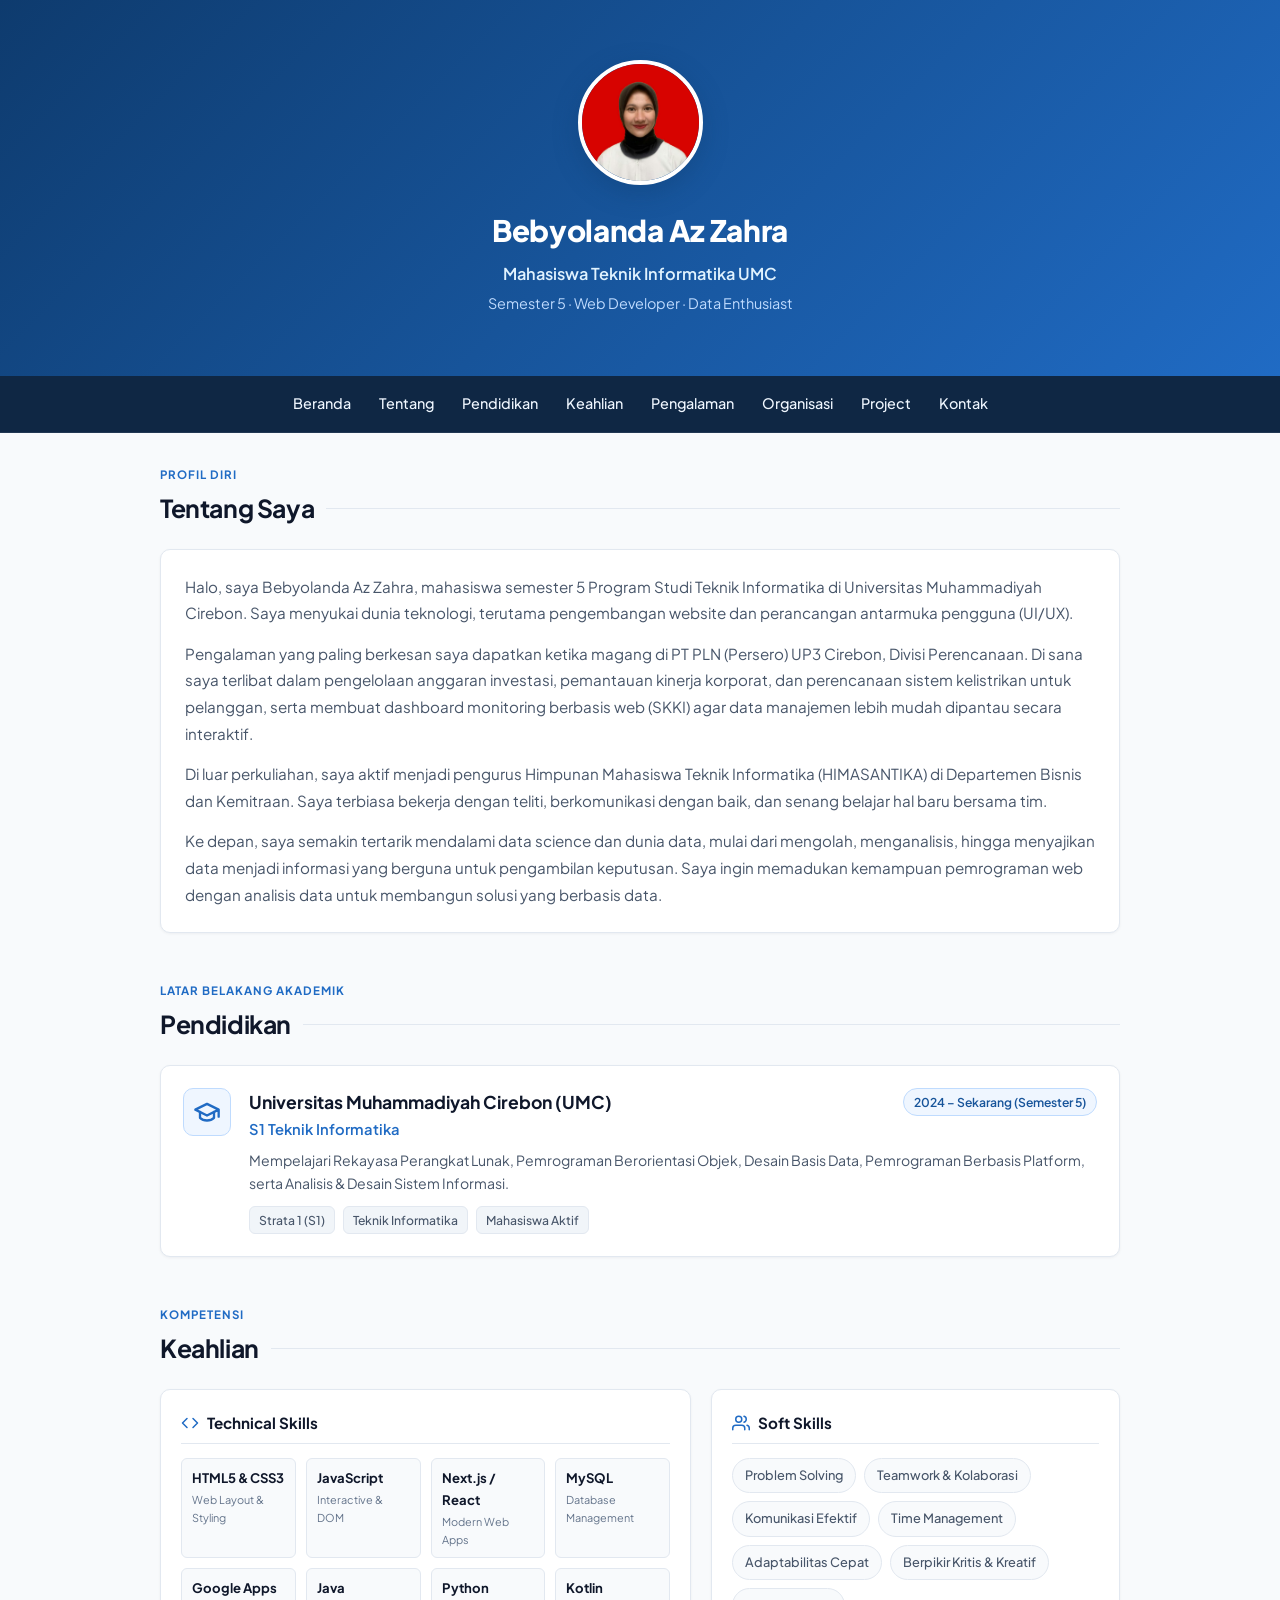
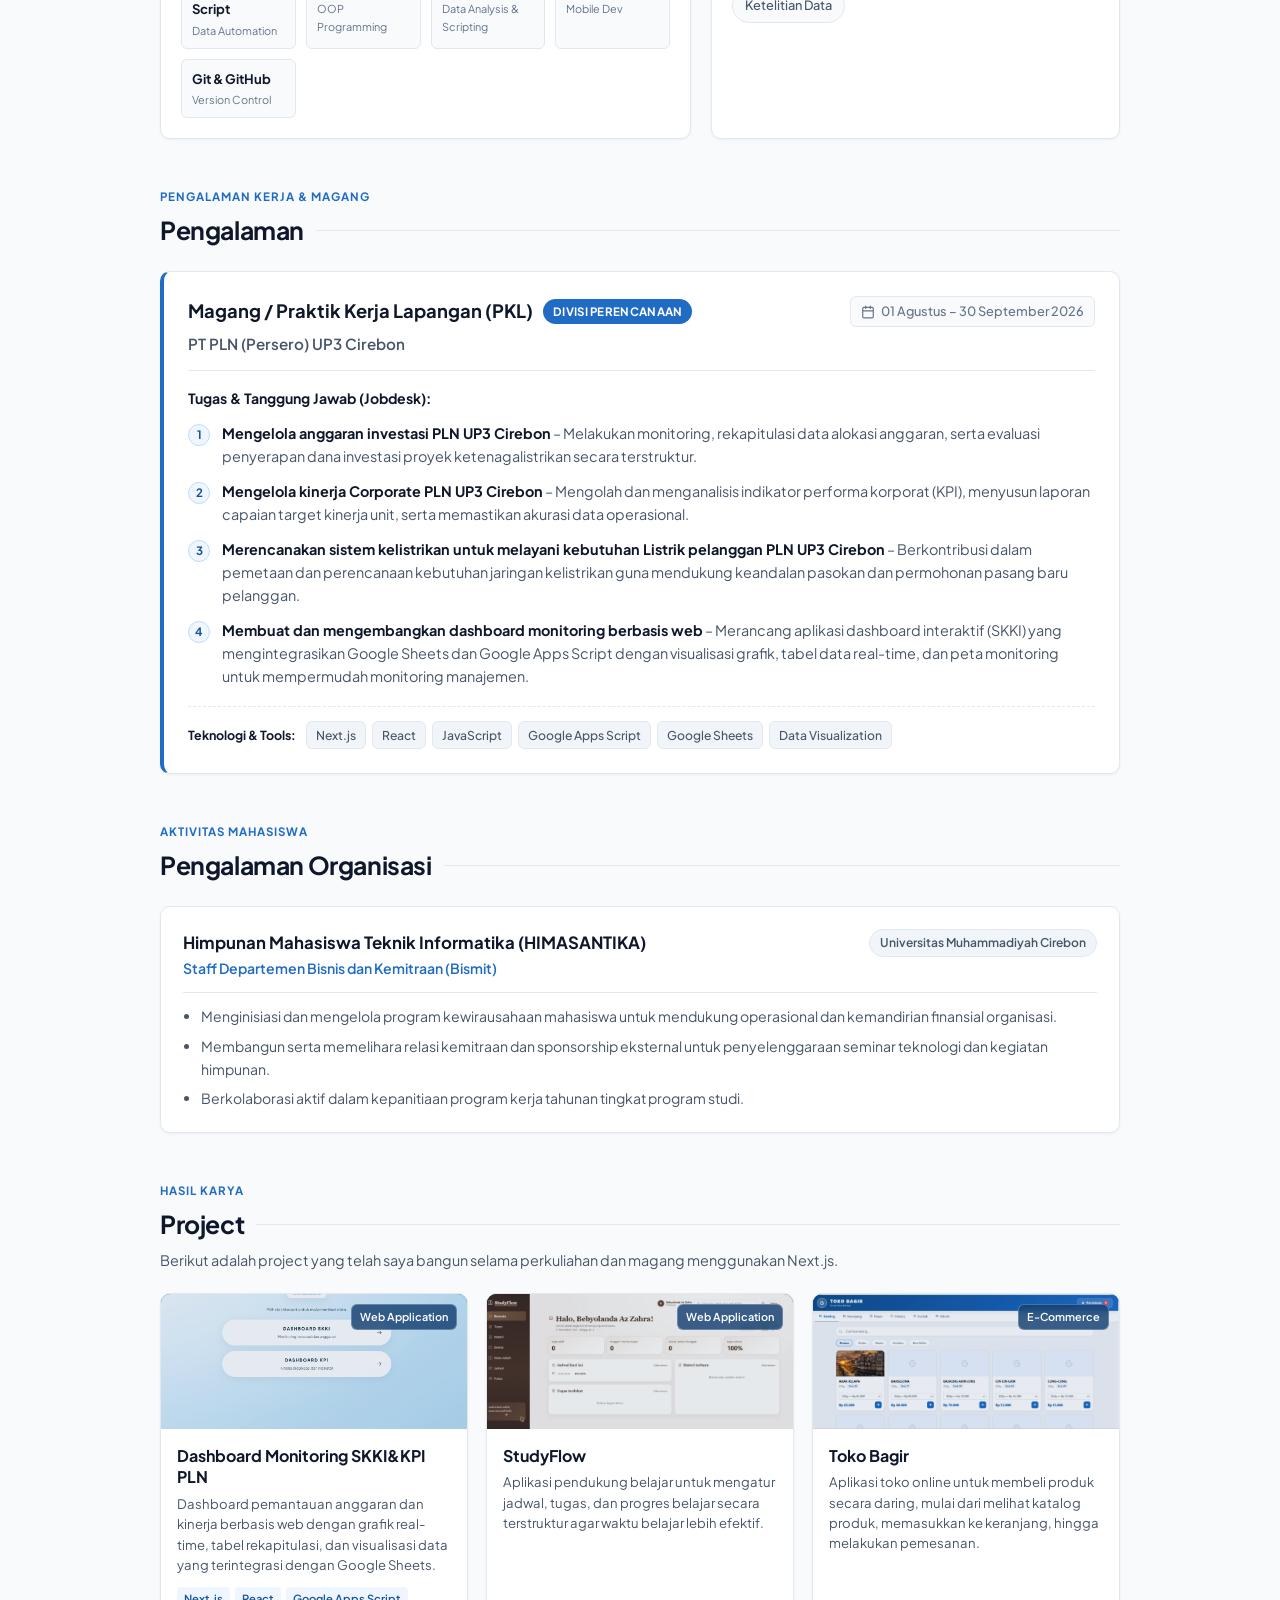
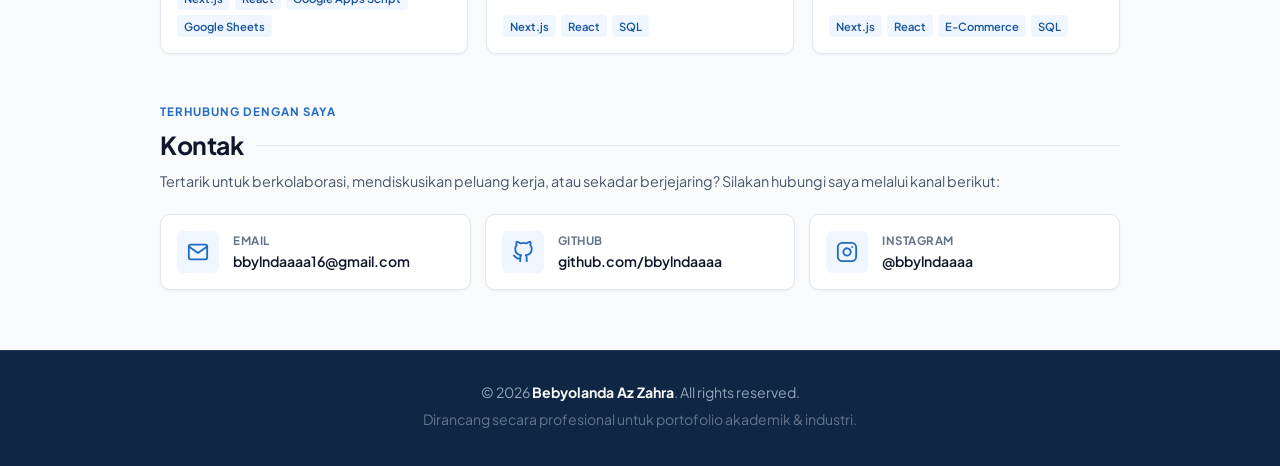
<file: lpk-2a/index.html>
<!DOCTYPE html>
<html lang="id">
<head>
    <meta charset="UTF-8">
    <meta name="viewport" content="width=device-width, initial-scale=1.0">
    <meta name="description" content="Portofolio Profesional Bebyolanda Az Zahra - Mahasiswa Teknik Informatika & Web Developer">
    <title>Bebyolanda Az Zahra | Professional Portfolio</title>
    <!-- Google Fonts -->
    <link rel="preconnect" href="https://fonts.googleapis.com">
    <link rel="preconnect" href="https://fonts.gstatic.com" crossorigin>
    <link href="https://fonts.googleapis.com/css2?family=Plus+Jakarta+Sans:wght@400;500;600;700;800&display=swap" rel="stylesheet">
    <link rel="stylesheet" href="style.css">
</head>
<body>

    <!-- HEADER / BERANDA (Sesuai Tampilan Awal) -->
    <header id="beranda">
        <img src="assets/foto.jpeg" alt="Foto Profil Bebyolanda Az Zahra" class="foto">
        <h1>Bebyolanda Az Zahra</h1>
        <p class="header-subtitle">Mahasiswa Teknik Informatika UMC</p>
        <p class="header-desc">Semester 5 &middot; Web Developer &middot; Data Enthusiast</p>
    </header>

    <!-- NAVIGASI -->
    <nav>
        <a href="#beranda">Beranda</a>
        <a href="#tentang">Tentang</a>
        <a href="#pendidikan">Pendidikan</a>
        <a href="#keahlian">Keahlian</a>
        <a href="#pengalaman">Pengalaman</a>
        <a href="#organisasi">Organisasi</a>
        <a href="#project">Project</a>
        <a href="#kontak">Kontak</a>
    </nav>

    <main>

        <!-- TENTANG SAYA -->
        <section id="tentang" class="section">
            <div class="section-header">
                <span class="section-kicker">Profil Diri</span>
                <h2>Tentang Saya</h2>
            </div>

            <div class="about-card">
                <p>
                    Halo, saya Bebyolanda Az Zahra, mahasiswa semester 5 Program Studi Teknik Informatika di Universitas Muhammadiyah Cirebon. Saya menyukai dunia teknologi, terutama pengembangan website dan perancangan antarmuka pengguna (UI/UX).
                </p>
                <p>
                    Pengalaman yang paling berkesan saya dapatkan ketika magang di PT PLN (Persero) UP3 Cirebon, Divisi Perencanaan. Di sana saya terlibat dalam pengelolaan anggaran investasi, pemantauan kinerja korporat, dan perencanaan sistem kelistrikan untuk pelanggan, serta membuat dashboard monitoring berbasis web (SKKI) agar data manajemen lebih mudah dipantau secara interaktif.
                </p>
                <p>
                    Di luar perkuliahan, saya aktif menjadi pengurus Himpunan Mahasiswa Teknik Informatika (HIMASANTIKA) di Departemen Bisnis dan Kemitraan. Saya terbiasa bekerja dengan teliti, berkomunikasi dengan baik, dan senang belajar hal baru bersama tim.
                </p>
                <p>
                    Ke depan, saya semakin tertarik mendalami data science dan dunia data, mulai dari mengolah, menganalisis, hingga menyajikan data menjadi informasi yang berguna untuk pengambilan keputusan. Saya ingin memadukan kemampuan pemrograman web dengan analisis data untuk membangun solusi yang berbasis data.
                </p>
            </div>
        </section>

        <!-- PENDIDIKAN (Reorganisasi & Dirancang Profesional) -->
        <section id="pendidikan" class="section">
            <div class="section-header">
                <span class="section-kicker">Latar Belakang Akademik</span>
                <h2>Pendidikan</h2>
            </div>

            <div class="education-card">
                <div class="edu-icon">
                    <svg width="28" height="28" viewBox="0 0 24 24" fill="none" stroke="currentColor" stroke-width="2" stroke-linecap="round" stroke-linejoin="round">
                        <path d="M22 10v6M2 10l10-5 10 5-10 5z"/>
                        <path d="M6 12v5c3 3 9 3 12 0v-5"/>
                    </svg>
                </div>
                <div class="edu-details">
                    <div class="edu-top">
                        <div>
                            <h3 class="edu-school">Universitas Muhammadiyah Cirebon (UMC)</h3>
                            <div class="edu-degree">S1 Teknik Informatika</div>
                        </div>
                        <span class="badge badge-primary">2024 – Sekarang (Semester 5)</span>
                    </div>

                    <p class="edu-desc">
                        Mempelajari Rekayasa Perangkat Lunak, Pemrograman Berorientasi Objek, Desain Basis Data, 
                        Pemrograman Berbasis Platform, serta Analisis & Desain Sistem Informasi.
                    </p>

                    <div class="edu-tags">
                        <span class="tag">Strata 1 (S1)</span>
                        <span class="tag">Teknik Informatika</span>
                        <span class="tag">Mahasiswa Aktif</span>
                       
                    </div>
                </div>
            </div>
        </section>

        <!-- KEAHLIAN (Diringkas & Diperkecil agar Kompak dan Rapi) -->
        <section id="keahlian" class="section">
            <div class="section-header">
                <span class="section-kicker">Kompetensi</span>
                <h2>Keahlian</h2>
            </div>

            <div class="skills-wrapper">
                <!-- Technical Skills -->
                <div class="skills-group">
                    <h3 class="skills-group-title">
                        <svg width="18" height="18" viewBox="0 0 24 24" fill="none" stroke="currentColor" stroke-width="2" stroke-linecap="round" stroke-linejoin="round"><polyline points="16 18 22 12 16 6"></polyline><polyline points="8 6 2 12 8 18"></polyline></svg>
                        Technical Skills
                    </h3>
                    <div class="skill-chips-grid">
                        <div class="skill-chip">
                            <span class="skill-name">HTML5 & CSS3</span>
                            <span class="skill-sub">Web Layout & Styling</span>
                        </div>
                        <div class="skill-chip">
                            <span class="skill-name">JavaScript</span>
                            <span class="skill-sub">Interactive & DOM</span>
                        </div>
                        <div class="skill-chip">
                            <span class="skill-name">Next.js / React</span>
                            <span class="skill-sub">Modern Web Apps</span>
                        </div>
                        <div class="skill-chip">
                            <span class="skill-name">MySQL</span>
                            <span class="skill-sub">Database Management</span>
                        </div>
                        <div class="skill-chip">
                            <span class="skill-name">Google Apps Script</span>
                            <span class="skill-sub">Data Automation</span>
                        </div>
                        <div class="skill-chip">
                            <span class="skill-name">Java</span>
                            <span class="skill-sub">OOP Programming</span>
                        </div>
                        <div class="skill-chip">
                            <span class="skill-name">Python</span>
                            <span class="skill-sub">Data Analysis & Scripting</span>
                        </div>
                        <div class="skill-chip">
                            <span class="skill-name">Kotlin</span>
                            <span class="skill-sub">Mobile Dev</span>
                        </div>
                        <div class="skill-chip">
                            <span class="skill-name">Git & GitHub</span>
                            <span class="skill-sub">Version Control</span>
                        </div>
                        
                    </div>
                </div>

                <!-- Soft Skills -->
                <div class="skills-group">
                    <h3 class="skills-group-title">
                        <svg width="18" height="18" viewBox="0 0 24 24" fill="none" stroke="currentColor" stroke-width="2" stroke-linecap="round" stroke-linejoin="round"><path d="M17 21v-2a4 4 0 0 0-4-4H5a4 4 0 0 0-4 4v2"></path><circle cx="9" cy="7" r="4"></circle><path d="M23 21v-2a4 4 0 0 0-3-3.87"></path><path d="M16 3.13a4 4 0 0 1 0 7.75"></path></svg>
                        Soft Skills
                    </h3>
                    <div class="soft-skills-cloud">
                        <span class="soft-pill">Problem Solving</span>
                        <span class="soft-pill">Teamwork & Kolaborasi</span>
                        <span class="soft-pill">Komunikasi Efektif</span>
                        <span class="soft-pill">Time Management</span>
                        <span class="soft-pill">Adaptabilitas Cepat</span>
                        <span class="soft-pill">Berpikir Kritis & Kreatif</span>
                        <span class="soft-pill">Ketelitian Data</span>
                    </div>
                </div>
            </div>
        </section>

        <!-- PENGALAMAN MAGANG (Lengkap dengan Divisi Perencanaan & 4 Jobdesk Spesifik) -->
        <section id="pengalaman" class="section">
            <div class="section-header">
                <span class="section-kicker">Pengalaman Kerja & Magang</span>
                <h2>Pengalaman</h2>
            </div>

            <div class="timeline">
                <div class="experience-card">
                    <div class="exp-header">
                        <div>
                            <div class="exp-role-row">
                                <h3 class="exp-role">Magang / Praktik Kerja Lapangan (PKL)</h3>
                                <span class="badge badge-division">Divisi Perencanaan</span>
                            </div>
                            <h4 class="exp-company">PT PLN (Persero) UP3 Cirebon</h4>
                        </div>
                        <span class="exp-period">
                            <svg width="14" height="14" viewBox="0 0 24 24" fill="none" stroke="currentColor" stroke-width="2" stroke-linecap="round" stroke-linejoin="round"><rect x="3" y="4" width="18" height="18" rx="2" ry="2"></rect><line x1="16" y1="2" x2="16" y2="6"></line><line x1="8" y1="2" x2="8" y2="6"></line><line x1="3" y1="10" x2="21" y2="10"></line></svg>
                            01 Agustus – 30 September 2026
                        </span>
                    </div>

                    <div class="exp-body">
                        <h5 class="exp-jobdesk-title">Tugas & Tanggung Jawab (Jobdesk):</h5>
                        <ul class="jobdesk-list">
                            <li>
                                <div class="bullet-num">1</div>
                                <div>
                                    <strong>Mengelola anggaran investasi PLN UP3 Cirebon</strong> – Melakukan monitoring, rekapitulasi data alokasi anggaran, serta evaluasi penyerapan dana investasi proyek ketenagalistrikan secara terstruktur.
                                </div>
                            </li>
                            <li>
                                <div class="bullet-num">2</div>
                                <div>
                                    <strong>Mengelola kinerja Corporate PLN UP3 Cirebon</strong> – Mengolah dan menganalisis indikator performa korporat (KPI), menyusun laporan capaian target kinerja unit, serta memastikan akurasi data operasional.
                                </div>
                            </li>
                            <li>
                                <div class="bullet-num">3</div>
                                <div>
                                    <strong>Merencanakan sistem kelistrikan untuk melayani kebutuhan Listrik pelanggan PLN UP3 Cirebon</strong> – Berkontribusi dalam pemetaan dan perencanaan kebutuhan jaringan kelistrikan guna mendukung keandalan pasokan dan permohonan pasang baru pelanggan.
                                </div>
                            </li>
                            <li>
                                <div class="bullet-num">4</div>
                                <div>
                                    <strong>Membuat dan mengembangkan dashboard monitoring berbasis web</strong> – Merancang aplikasi dashboard interaktif (SKKI) yang mengintegrasikan Google Sheets dan Google Apps Script dengan visualisasi grafik, tabel data real-time, dan peta monitoring untuk mempermudah monitoring manajemen.
                                </div>
                            </li>
                        </ul>

                        <div class="exp-tech-stack">
                            <span class="tech-label">Teknologi & Tools:</span>
                            <div class="tech-tags">
                                <span class="tag">Next.js</span>
                                <span class="tag">React</span>
                                <span class="tag">JavaScript</span>
                                <span class="tag">Google Apps Script</span>
                                <span class="tag">Google Sheets</span>
                                <span class="tag">Data Visualization</span>
                            </div>
                        </div>
                    </div>
                </div>
            </div>
        </section>

        <!-- ORGANISASI (Ditempatkan Sebelum Project) -->
        <section id="organisasi" class="section">
            <div class="section-header">
                <span class="section-kicker">Aktivitas Mahasiswa</span>
                <h2>Pengalaman Organisasi</h2>
            </div>

            <div class="org-card">
                <div class="org-header">
                    <div>
                        <h3 class="org-title">Himpunan Mahasiswa Teknik Informatika (HIMASANTIKA)</h3>
                        <div class="org-role">Staff Departemen Bisnis dan Kemitraan (Bismit)</div>
                    </div>
                    <span class="badge badge-light">Universitas Muhammadiyah Cirebon</span>
                </div>
                <ul class="org-desc-list">
                    <li>Menginisiasi dan mengelola program kewirausahaan mahasiswa untuk mendukung operasional dan kemandirian finansial organisasi.</li>
                    <li>Membangun serta memelihara relasi kemitraan dan sponsorship eksternal untuk penyelenggaraan seminar teknologi dan kegiatan himpunan.</li>
                    <li>Berkolaborasi aktif dalam kepanitiaan program kerja tahunan tingkat program studi.</li>
                </ul>
            </div>
        </section>

        <!-- PROJECT -->
        <section id="project" class="section">
            <div class="section-header">
                <span class="section-kicker">Hasil Karya</span>
                <h2>Project</h2>
                <p class="section-desc">Berikut adalah project yang telah saya bangun selama perkuliahan dan magang menggunakan Next.js.</p>
            </div>

            <div class="project-grid">

                <div class="compact-project-card">
                    <div class="project-thumbnail-wrapper">
                        <img src="assets/dashboardpln.jpeg" alt="Dashboard Monitoring SKKI" onerror="this.onerror=null; this.src='https://images.unsplash.com/photo-1551288049-bebda4e38f71?auto=format&fit=crop&w=600&q=80';" class="project-img">
                        <span class="project-category-badge">Web Application</span>
                    </div>

                    <div class="project-content">
                        <h3 class="project-title">Dashboard Monitoring SKKI&KPI PLN</h3>
                        <p class="project-summary">
                            Dashboard pemantauan anggaran dan kinerja berbasis web dengan grafik real-time, tabel rekapitulasi, dan visualisasi data yang terintegrasi dengan Google Sheets.
                        </p>

                        <div class="project-tech-pills">
                            <span>Next.js</span>
                            <span>React</span>
                            <span>Google Apps Script</span>
                            <span>Google Sheets</span>
                        </div>
                    </div>
                </div>

                <div class="compact-project-card">
                    <div class="project-thumbnail-wrapper">
                        <img src="assets/studyflow.jpeg" alt="Aplikasi StudyFlow" onerror="this.onerror=null; this.src='https://images.unsplash.com/photo-1434030216411-0b793f4b4173?auto=format&fit=crop&w=600&q=80';" class="project-img">
                        <span class="project-category-badge">Web Application</span>
                    </div>

                    <div class="project-content">
                        <h3 class="project-title">StudyFlow</h3>
                        <p class="project-summary">
                            Aplikasi pendukung belajar untuk mengatur jadwal, tugas, dan progres belajar secara terstruktur agar waktu belajar lebih efektif.
                        </p>

                        <div class="project-tech-pills">
                            <span>Next.js</span>
                            <span>React</span>
                             <span>SQL</span>
                        </div>
                    </div>
                </div>

                <div class="compact-project-card">
                    <div class="project-thumbnail-wrapper">
                        <img src="assets/tokobagir.jpeg" alt="Aplikasi Toko Bagir" onerror="this.onerror=null; this.src='https://images.unsplash.com/photo-1556742049-0cfed4f6a45d?auto=format&fit=crop&w=600&q=80';" class="project-img">
                        <span class="project-category-badge">E-Commerce</span>
                    </div>

                    <div class="project-content">
                        <h3 class="project-title">Toko Bagir</h3>
                        <p class="project-summary">
                            Aplikasi toko online untuk membeli produk secara daring, mulai dari melihat katalog produk, memasukkan ke keranjang, hingga melakukan pemesanan.
                        </p>

                        <div class="project-tech-pills">
                            <span>Next.js</span>
                            <span>React</span>
                            <span>E-Commerce</span>
                             <span>SQL</span>
                        </div>
                    </div>
                </div>

            </div>
        </section>

        <!-- KONTAK -->
        <section id="kontak" class="section">
            <div class="section-header">
                <span class="section-kicker">Terhubung Dengan Saya</span>
                <h2>Kontak</h2>
                <p class="section-desc">Tertarik untuk berkolaborasi, mendiskusikan peluang kerja, atau sekadar berjejaring? Silakan hubungi saya melalui kanal berikut:</p>
            </div>

            <div class="contact-grid">
                <a href="mailto:bbylndaaaa16@gmail.com" class="contact-card">
                    <div class="contact-icon">
                        <svg width="22" height="22" viewBox="0 0 24 24" fill="none" stroke="currentColor" stroke-width="2" stroke-linecap="round" stroke-linejoin="round"><path d="M4 4h16c1.1 0 2 .9 2 2v12c0 1.1-.9 2-2 2H4c-1.1 0-2-.9-2-2V6c0-1.1.9-2 2-2z"></path><polyline points="22,6 12,13 2,6"></polyline></svg>
                    </div>
                    <div class="contact-info">
                        <span class="contact-label">Email</span>
                        <span class="contact-value">bbylndaaaa16@gmail.com</span>
                    </div>
                </a>

                <a href="https://github.com/bbylndaaaa" target="_blank" rel="noopener noreferrer" class="contact-card">
                    <div class="contact-icon">
                        <svg width="22" height="22" viewBox="0 0 24 24" fill="none" stroke="currentColor" stroke-width="2" stroke-linecap="round" stroke-linejoin="round"><path d="M9 19c-5 1.5-5-2.5-7-3m14 6v-3.87a3.37 3.37 0 0 0-.94-2.61c3.14-.35 6.44-1.54 6.44-7A5.44 5.44 0 0 0 20 4.77 5.07 5.07 0 0 0 19.91 1S18.73.65 16 2.48a13.38 13.38 0 0 0-7 0C6.27.65 5.09 1 5.09 1A5.07 5.07 0 0 0 5 4.77a5.44 5.44 0 0 0-1.5 3.78c0 5.42 3.3 6.61 6.44 7A3.37 3.37 0 0 0 9 18.13V22"></path></svg>
                    </div>
                    <div class="contact-info">
                        <span class="contact-label">GitHub</span>
                        <span class="contact-value">github.com/bbylndaaaa</span>
                    </div>
                </a>

                <a href="https://instagram.com/bbylndaaaa" target="_blank" rel="noopener noreferrer" class="contact-card">
                    <div class="contact-icon">
                        <svg width="22" height="22" viewBox="0 0 24 24" fill="none" stroke="currentColor" stroke-width="2" stroke-linecap="round" stroke-linejoin="round"><rect x="2" y="2" width="20" height="20" rx="5" ry="5"></rect><path d="M16 11.37A4 4 0 1 1 12.63 8 4 4 0 0 1 16 11.37z"></path><line x1="17.5" y1="6.5" x2="17.51" y2="6.5"></line></svg>
                    </div>
                    <div class="contact-info">
                        <span class="contact-label">Instagram</span>
                        <span class="contact-value">@bbylndaaaa</span>
                    </div>
                </a>
            </div>
        </section>

    </main>

    <!-- FOOTER -->
    <footer>
        <div class="footer-container">
            <p>&copy; 2026 <strong>Bebyolanda Az Zahra</strong>. All rights reserved.</p>
            <p class="footer-sub">Dirancang secara profesional untuk portofolio akademik & industri.</p>
        </div>
    </footer>

</body>
</html>
</file>
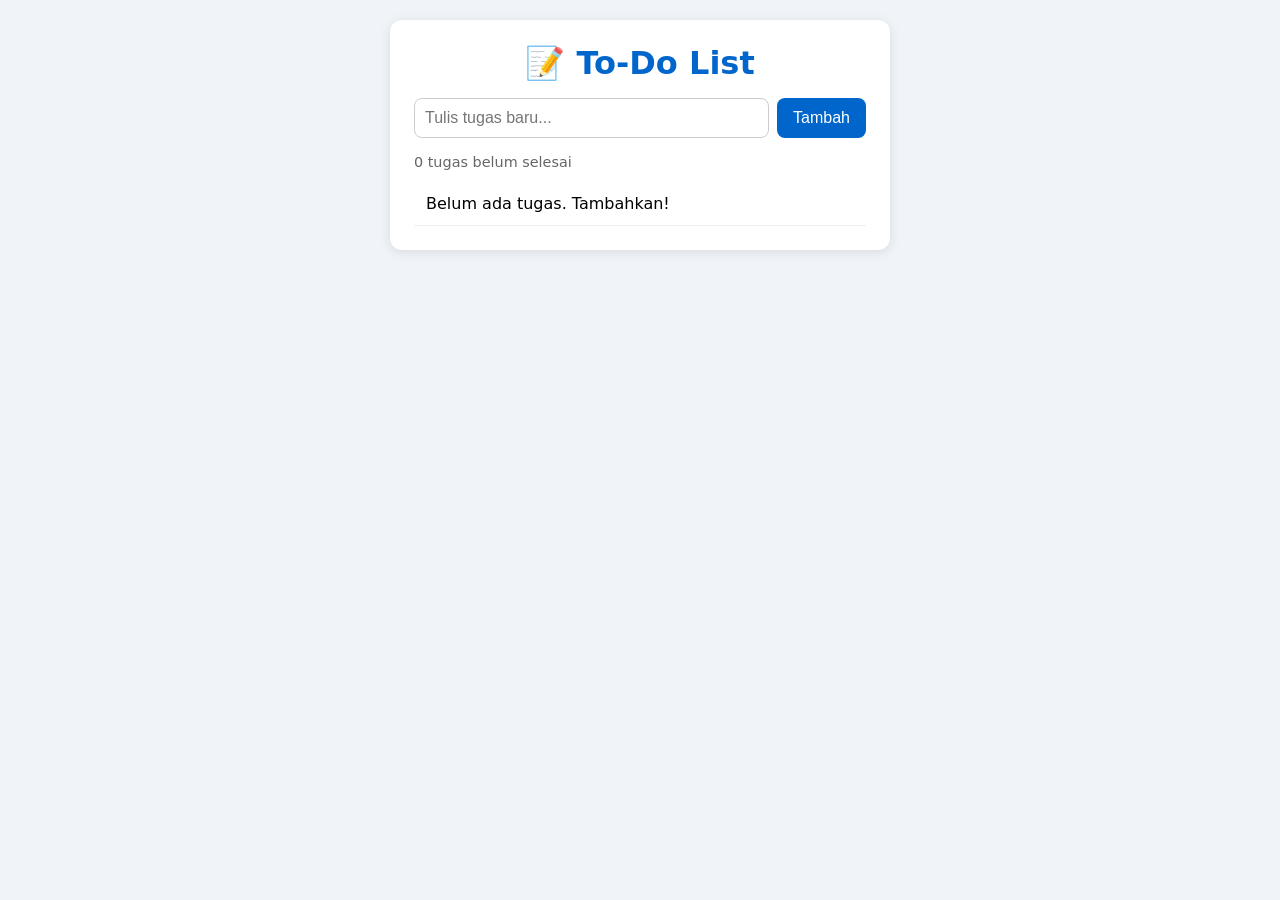
<file: lpk-3a/index.html>
<!DOCTYPE html>
<html lang="id">
<head>
    <meta charset="UTF-8">
    <meta name="viewport" content="width=device-width, initial-scale=1.0">
    <title>To-Do List</title>
    <link rel="stylesheet" href="style.css">
</head>
<body>
    <div class="app">
        <h1>📝 To-Do List</h1>

        <form id="form-todo">
            <input type="text" id="input-todo" placeholder="Tulis tugas baru..." required>
            <button type="submit">Tambah</button>
        </form>

        <p id="stats">0 tugas belum selesai</p>

        <ul id="list-todo"></ul>
    </div>

    <script src="app.js"></script>
</body>
</html>
</file>
<file: lpk-2a/style.css>
/* ==========================================================================
   PORTOFOLIO PROFESIONAL - BEBYOLANDA AZ ZAHRA
   Palet: Fresh Modern Blue & Navy Slate (Harmonis dengan Pasfoto Latar Krim/Abu)
   ========================================================================== */

:root {
    --primary: #206bc4;          /* Modern Tech Blue */
    --primary-dark: #17549a;     /* Deep Navy Blue */
    --primary-light: #bfdbfe;    /* Soft Sky Light */
    --primary-soft: #eff6ff;     /* Soft Blue Tint */
    --accent: #2563eb;           /* Vibrant Royal Blue */
    --text-main: #0f172a;        /* Deep Slate Text */
    --text-muted: #475569;       /* Slate Muted */
    --text-light: #64748b;       /* Soft Light Slate */
    --bg-page: #f8fafc;          /* Airy Slate 50 Page Background */
    --bg-surface: #ffffff;       /* Pure White Cards */
    --border-color: #e2e8f0;     /* Crisp Light Border */
    --border-hover: #cbd5e1;     /* Subtle Border on Hover */
    --radius-sm: 6px;
    --radius-md: 10px;
    --radius-lg: 16px;
    --radius-full: 9999px;
    --shadow-sm: 0 1px 3px rgba(15, 23, 42, 0.05);
    --shadow-md: 0 4px 12px -2px rgba(15, 23, 42, 0.08), 0 2px 6px -1px rgba(15, 23, 42, 0.04);
    --shadow-lg: 0 10px 25px -5px rgba(15, 23, 42, 0.1), 0 8px 10px -6px rgba(15, 23, 42, 0.04);
    --transition: all 0.2s ease-in-out;
}

* {
    margin: 0;
    padding: 0;
    box-sizing: border-box;
}

img {
    max-width: 100%;
    height: auto;
}

html {
    scroll-behavior: smooth;
    scroll-padding-top: 75px;
}

body {
    font-family: 'Plus Jakarta Sans', -apple-system, BlinkMacSystemFont, 'Segoe UI', Roboto, Helvetica, Arial, sans-serif;
    color: var(--text-main);
    background-color: var(--bg-page);
    line-height: 1.65;
    -webkit-font-smoothing: antialiased;
}

/* ==========================================================================
   HEADER / BERANDA (Clean Modern Blue Gradient)
   ========================================================================== */
header {
    background: linear-gradient(135deg, #0e3b6e 0%, #17549a 50%, #206bc4 100%);
    color: #ffffff;
    padding: 44px 20px;
    text-align: center;
}

.foto {
    width: 125px;
    height: 125px;
    border-radius: 50%;
    border: 4px solid #ffffff;
    object-fit: cover;
    margin-bottom: 14px;
    box-shadow: 0 8px 24px rgba(14, 59, 110, 0.35);
    display: inline-block;
    background-color: #f1f0eb; /* Fallback tone */
}

header h1 {
    font-size: 1.85rem;
    font-weight: 800;
    margin-bottom: 6px;
    color: #ffffff;
    letter-spacing: -0.3px;
}

.header-subtitle {
    font-size: 1.02rem;
    font-weight: 600;
    color: #e0f2fe;
    margin-bottom: 4px;
}

.header-desc {
    font-size: 0.9rem;
    color: #bfdbfe;
}

/* ==========================================================================
   NAVBAR (Deep Navy Sleek Sticky Menu - Tidak Hitam Pekat)
   ========================================================================== */
nav {
    background: #0f2744;
    display: flex;
    justify-content: center;
    align-items: center;
    gap: 24px;
    padding: 12px 20px;
    flex-wrap: wrap;
    position: sticky;
    top: 0;
    z-index: 1000;
    border-bottom: 1px solid rgba(255, 255, 255, 0.08);
}

nav a {
    color: #f0f7ff;
    text-decoration: none;
    font-weight: 500;
    font-size: 0.9rem;
    transition: var(--transition);
    position: relative;
    padding: 4px 2px;
}

nav a:hover {
    color: #60a5fa;
}

nav a::after {
    content: '';
    position: absolute;
    bottom: -2px;
    left: 0;
    width: 0;
    height: 2px;
    background: #38bdf8;
    transition: width 0.2s ease;
}

nav a:hover::after {
    width: 100%;
}

/* BUTTONS */
.btn {
    display: inline-flex;
    align-items: center;
    gap: 8px;
    font-size: 0.88rem;
    font-weight: 600;
    padding: 9px 18px;
    border-radius: var(--radius-sm);
    text-decoration: none;
    transition: var(--transition);
    cursor: pointer;
}

.btn-primary {
    background: var(--primary);
    color: #ffffff;
    border: 1px solid transparent;
}

.btn-primary:hover {
    background: var(--primary-dark);
    transform: translateY(-1px);
    box-shadow: 0 4px 12px rgba(32, 107, 196, 0.35);
}

.btn-outline {
    background: rgba(255, 255, 255, 0.08);
    color: #ffffff;
    border: 1px solid rgba(255, 255, 255, 0.2);
}

.btn-outline:hover {
    background: rgba(255, 255, 255, 0.16);
    border-color: rgba(255, 255, 255, 0.35);
}

.btn-dark {
    background: #0f2744;
    color: #ffffff;
    border: 1px solid #1e3a5f;
}

.btn-dark:hover {
    background: #173b66;
}

/* ==========================================================================
   MAIN LAYOUT & SECTIONS
   ========================================================================== */
main {
    max-width: 1040px;
    margin: 32px auto 60px;
    padding: 0 20px;
}

.section {
    margin-bottom: 48px;
    scroll-margin-top: 85px;
}

.section-header {
    margin-bottom: 20px;
}

.section-kicker {
    font-size: 0.72rem;
    text-transform: uppercase;
    font-weight: 700;
    letter-spacing: 1px;
    color: var(--primary);
    display: block;
    margin-bottom: 4px;
}

.section-header h2 {
    font-size: 1.55rem;
    font-weight: 700;
    color: var(--text-main);
    letter-spacing: -0.4px;
    display: flex;
    align-items: center;
    gap: 12px;
}

.section-header h2::after {
    content: '';
    flex: 1;
    height: 1px;
    background: var(--border-color);
}

.section-desc {
    font-size: 0.9rem;
    color: var(--text-muted);
    margin-top: 4px;
}

/* ==========================================================================
   ABOUT CARD
   ========================================================================== */
.about-card {
    background: var(--bg-surface);
    border: 1px solid var(--border-color);
    border-radius: var(--radius-md);
    padding: 24px;
    box-shadow: var(--shadow-sm);
}

.about-card p {
    font-size: 0.95rem;
    color: var(--text-muted);
    margin-bottom: 14px;
    line-height: 1.75;
}

.about-card p:last-child {
    margin-bottom: 0;
}

.about-card strong {
    color: var(--text-main);
}

/* ==========================================================================
   PENDIDIKAN (Clean, Unified Professional Card)
   ========================================================================== */
.education-card {
    background: var(--bg-surface);
    border: 1px solid var(--border-color);
    border-radius: var(--radius-md);
    padding: 22px;
    box-shadow: var(--shadow-sm);
    display: flex;
    gap: 18px;
    transition: var(--transition);
}

.education-card:hover {
    border-color: var(--border-hover);
    box-shadow: var(--shadow-md);
}

.edu-icon {
    width: 48px;
    height: 48px;
    border-radius: var(--radius-md);
    background: var(--primary-soft);
    border: 1px solid var(--primary-light);
    color: var(--primary);
    display: flex;
    align-items: center;
    justify-content: center;
    flex-shrink: 0;
}

.edu-details {
    flex: 1;
}

.edu-top {
    display: flex;
    justify-content: space-between;
    align-items: flex-start;
    flex-wrap: wrap;
    gap: 8px;
    margin-bottom: 8px;
}

.edu-school {
    font-size: 1.1rem;
    font-weight: 700;
    color: var(--text-main);
}

.edu-degree {
    font-size: 0.92rem;
    font-weight: 600;
    color: var(--primary);
}

.edu-desc {
    font-size: 0.88rem;
    color: var(--text-muted);
    line-height: 1.6;
    margin-bottom: 12px;
}

.edu-tags {
    display: flex;
    flex-wrap: wrap;
    gap: 8px;
}

.tag {
    font-size: 0.76rem;
    font-weight: 500;
    color: var(--text-muted);
    background: #f1f5f9;
    border: 1px solid var(--border-color);
    padding: 3px 9px;
    border-radius: var(--radius-sm);
}

/* ==========================================================================
   KEAHLIAN (Compact Skills Layout)
   ========================================================================== */
.skills-wrapper {
    display: grid;
    grid-template-columns: 1.3fr 1fr;
    gap: 20px;
}

.skills-group {
    background: var(--bg-surface);
    border: 1px solid var(--border-color);
    border-radius: var(--radius-md);
    padding: 20px;
    box-shadow: var(--shadow-sm);
}

.skills-group-title {
    font-size: 0.95rem;
    font-weight: 700;
    color: var(--text-main);
    display: flex;
    align-items: center;
    gap: 8px;
    margin-bottom: 14px;
    padding-bottom: 8px;
    border-bottom: 1px solid var(--border-color);
}

.skills-group-title svg {
    color: var(--primary);
}

/* Technical Skills Chips Grid */
.skill-chips-grid {
    display: grid;
    grid-template-columns: 1fr; /* mobile-first: 1 kolom */
    gap: 10px;
}

.skill-chip {
    background: #f8fafc;
    border: 1px solid var(--border-color);
    border-radius: var(--radius-sm);
    padding: 8px 10px;
    transition: var(--transition);
}

.skill-chip:hover {
    border-color: var(--primary);
    background: #ffffff;
    box-shadow: var(--shadow-sm);
    transform: translateY(-2px);
}

.skill-name {
    display: block;
    font-size: 0.82rem;
    font-weight: 700;
    color: var(--text-main);
}

.skill-sub {
    display: block;
    font-size: 0.68rem;
    color: var(--text-light);
    margin-top: 2px;
}

/* Soft Skills Pills Cloud */
.soft-skills-cloud {
    display: flex;
    flex-wrap: wrap;
    gap: 8px;
}

.soft-pill {
    font-size: 0.8rem;
    font-weight: 500;
    color: var(--text-muted);
    background: #f8fafc;
    border: 1px solid var(--border-color);
    padding: 6px 12px;
    border-radius: var(--radius-full);
    transition: var(--transition);
}

.soft-pill:hover {
    color: var(--primary-dark);
    border-color: var(--primary);
    background: var(--primary-soft);
}

/* ==========================================================================
   PENGALAMAN MAGANG (PLN UP3 Cirebon - Divisi Perencanaan & 4 Jobdesk)
   ========================================================================== */
.experience-card {
    background: var(--bg-surface);
    border: 1px solid var(--border-color);
    border-radius: var(--radius-md);
    padding: 24px;
    box-shadow: var(--shadow-sm);
    transition: var(--transition);
    position: relative;
    border-left: 4px solid var(--primary);
}

.experience-card:hover {
    box-shadow: var(--shadow-md);
}

.exp-header {
    display: flex;
    justify-content: space-between;
    align-items: flex-start;
    flex-wrap: wrap;
    gap: 10px;
    margin-bottom: 16px;
    padding-bottom: 14px;
    border-bottom: 1px solid var(--border-color);
}

.exp-role-row {
    display: flex;
    align-items: center;
    flex-wrap: wrap;
    gap: 10px;
    margin-bottom: 4px;
}

.exp-role {
    font-size: 1.15rem;
    font-weight: 700;
    color: var(--text-main);
}

.badge-division {
    background: var(--primary);
    color: #ffffff;
    font-size: 0.72rem;
    font-weight: 700;
    padding: 3px 10px;
    border-radius: var(--radius-full);
    letter-spacing: 0.3px;
    text-transform: uppercase;
}

.badge-primary {
    background: var(--primary-soft);
    color: var(--primary-dark);
    border: 1px solid var(--primary-light);
    font-size: 0.76rem;
    font-weight: 600;
    padding: 3px 10px;
    border-radius: var(--radius-full);
}

.badge-light {
    background: #f1f5f9;
    color: var(--text-muted);
    border: 1px solid var(--border-color);
    font-size: 0.75rem;
    font-weight: 600;
    padding: 3px 10px;
    border-radius: var(--radius-full);
}

.exp-company {
    font-size: 0.95rem;
    font-weight: 600;
    color: var(--text-muted);
}

.exp-period {
    font-size: 0.8rem;
    color: var(--text-light);
    display: inline-flex;
    align-items: center;
    gap: 6px;
    font-weight: 500;
    background: #f8fafc;
    padding: 4px 10px;
    border-radius: var(--radius-sm);
    border: 1px solid var(--border-color);
}

.exp-jobdesk-title {
    font-size: 0.88rem;
    font-weight: 700;
    color: var(--text-main);
    margin-bottom: 12px;
}

.jobdesk-list {
    list-style: none;
    display: flex;
    flex-direction: column;
    gap: 12px;
    margin-bottom: 18px;
}

.jobdesk-list li {
    display: flex;
    align-items: flex-start;
    gap: 12px;
    font-size: 0.9rem;
    color: var(--text-muted);
    line-height: 1.6;
}

.bullet-num {
    width: 22px;
    height: 22px;
    border-radius: 50%;
    background: var(--primary-soft);
    border: 1px solid var(--primary-light);
    color: var(--primary-dark);
    font-size: 0.72rem;
    font-weight: 700;
    display: flex;
    align-items: center;
    justify-content: center;
    flex-shrink: 0;
    margin-top: 2px;
}

.jobdesk-list li strong {
    color: var(--text-main);
}

.exp-tech-stack {
    display: flex;
    align-items: center;
    flex-wrap: wrap;
    gap: 10px;
    padding-top: 14px;
    border-top: 1px dashed var(--border-color);
}

.tech-label {
    font-size: 0.78rem;
    font-weight: 700;
    color: var(--text-main);
}

.tech-tags {
    display: flex;
    flex-wrap: wrap;
    gap: 6px;
}

/* ==========================================================================
   ORGANISASI
   ========================================================================== */
.org-card {
    background: var(--bg-surface);
    border: 1px solid var(--border-color);
    border-radius: var(--radius-md);
    padding: 22px;
    box-shadow: var(--shadow-sm);
}

.org-header {
    display: flex;
    justify-content: space-between;
    align-items: flex-start;
    flex-wrap: wrap;
    gap: 8px;
    margin-bottom: 12px;
    padding-bottom: 12px;
    border-bottom: 1px solid var(--border-color);
}

.org-title {
    font-size: 1.05rem;
    font-weight: 700;
    color: var(--text-main);
}

.org-role {
    font-size: 0.88rem;
    font-weight: 600;
    color: var(--primary);
}

.org-desc-list {
    padding-left: 18px;
    display: flex;
    flex-direction: column;
    gap: 6px;
    font-size: 0.88rem;
    color: var(--text-muted);
}

/* ==========================================================================
   PROJECTS (Compact, Clean, Direct Demo)
   ========================================================================== */
.project-grid {
    display: grid;
    grid-template-columns: repeat(auto-fit, minmax(280px, 1fr));
    gap: 18px;
    margin-top: 16px;
}

.compact-project-card {
    background: var(--bg-surface);
    border: 1px solid var(--border-color);
    border-radius: var(--radius-md);
    overflow: hidden;
    box-shadow: var(--shadow-sm);
    display: flex;
    flex-direction: column;
    transition: var(--transition);
}

.compact-project-card:hover {
    transform: translateY(-3px);
    box-shadow: var(--shadow-md);
    border-color: var(--border-hover);
}

.project-thumbnail-wrapper {
    position: relative;
    width: 100%;
    height: 135px;
    background: #0e3b6e;
    overflow: hidden;
}

.project-img {
    width: 100%;
    height: 100%;
    object-fit: cover;
    opacity: 0.9;
    transition: transform 0.3s ease;
}

.compact-project-card:hover .project-img {
    transform: scale(1.04);
    opacity: 1;
}

.project-category-badge {
    position: absolute;
    top: 10px;
    right: 10px;
    background: rgba(14, 59, 110, 0.8);
    backdrop-filter: blur(4px);
    color: #ffffff;
    font-size: 0.68rem;
    font-weight: 600;
    padding: 3px 8px;
    border-radius: var(--radius-sm);
    border: 1px solid rgba(255, 255, 255, 0.25);
}

.project-content {
    padding: 16px;
    display: flex;
    flex-direction: column;
    flex: 1;
}

.project-title {
    font-size: 1rem;
    font-weight: 700;
    color: var(--text-main);
    margin-bottom: 6px;
    line-height: 1.35;
}

.project-summary {
    font-size: 0.82rem;
    color: var(--text-muted);
    line-height: 1.55;
    margin-bottom: 12px;
    flex: 1;
}

.project-tech-pills {
    display: flex;
    flex-wrap: wrap;
    gap: 5px;
}

.project-tech-pills span {
    font-size: 0.7rem;
    font-weight: 600;
    color: var(--primary-dark);
    background: var(--primary-soft);
    padding: 2px 7px;
    border-radius: 4px;
}

/* ==========================================================================
   KONTAK
   ========================================================================= */
.contact-grid {
    display: grid;
    grid-template-columns: repeat(auto-fit, minmax(220px, 1fr));
    gap: 14px;
    margin-top: 14px;
}

.contact-card {
    background: var(--bg-surface);
    border: 1px solid var(--border-color);
    border-radius: var(--radius-md);
    padding: 16px;
    display: flex;
    align-items: center;
    gap: 14px;
    text-decoration: none;
    box-shadow: var(--shadow-sm);
    transition: var(--transition);
}

.contact-card:hover {
    border-color: var(--primary);
    transform: translateY(-2px);
    box-shadow: var(--shadow-md);
}

.contact-icon {
    width: 42px;
    height: 42px;
    border-radius: var(--radius-sm);
    background: var(--primary-soft);
    color: var(--primary);
    display: flex;
    align-items: center;
    justify-content: center;
    flex-shrink: 0;
}

.contact-label {
    display: block;
    font-size: 0.72rem;
    text-transform: uppercase;
    font-weight: 700;
    letter-spacing: 0.5px;
    color: var(--text-light);
}

.contact-value {
    display: block;
    font-size: 0.88rem;
    font-weight: 600;
    color: var(--text-main);
}

/* ==========================================================================
   FOOTER (Deep Navy - Tidak Hitam Pekat)
   ========================================================================== */
footer {
    background: #0f2744;
    color: #94a3b8;
    text-align: center;
    padding: 30px 20px;
    border-top: 1px solid #1e3a5f;
}

.footer-container p {
    font-size: 0.88rem;
    margin-bottom: 4px;
}

.footer-container strong {
    color: #f8fafc;
}

.footer-sub {
    font-size: 0.78rem;
    color: #64748b;
}

/* ==========================================================================
   RESPONSIVE DESIGN
   ========================================================================== */
@media (max-width: 820px) {
    nav {
        gap: 14px;
        padding: 10px 14px;
    }

    nav a {
        font-size: 0.82rem;
    }

    .skills-wrapper {
        grid-template-columns: 1fr;
    }
}

@media (max-width: 600px) {
    header h1 {
        font-size: 1.5rem;
    }

    .header-subtitle {
        font-size: 0.92rem;
    }

    .foto {
        width: 105px;
        height: 105px;
    }

    nav {
        gap: 10px;
        padding: 8px 10px;
    }

    nav a {
        font-size: 0.78rem;
    }

    .exp-header {
        flex-direction: column;
    }

    .education-card {
        flex-direction: column;
    }

    .project-grid {
        grid-template-columns: 1fr;
    }
}

/* ==========================================================================
   MEDIA QUERIES LKP 2B (Mobile-first: 1 kolom -> 2 kolom -> 4 kolom)
   ========================================================================== */

/* Tablet: 2 kolom untuk kartu keahlian */
@media (min-width: 768px) {
    .skill-chips-grid {
        grid-template-columns: repeat(2, 1fr);
    }
}

/* Desktop: 4 kolom untuk kartu keahlian */
@media (min-width: 1024px) {
    .skill-chips-grid {
        grid-template-columns: repeat(4, 1fr);
    }

    main {
        padding: 0 40px;
    }

    header {
        padding: 60px 20px;
    }
}

/* Mobile kecil */
@media (max-width: 480px) {
    header {
        padding: 24px 16px;
    }

    .foto {
        width: 80px;
        height: 80px;
    }

    nav {
        gap: 16px;
        font-size: 0.9rem;
    }
}
</file>
<file: lpk-3a/style.css>
* { margin: 0; padding: 0; box-sizing: border-box; }

body {
    font-family: system-ui, sans-serif;
    background: #f0f4f8;
    padding: 20px;
    min-height: 100vh;
}

.app {
    max-width: 500px;
    margin: 0 auto;
    background: white;
    padding: 24px;
    border-radius: 12px;
    box-shadow: 0 2px 12px rgba(0,0,0,0.1);
}

h1 { color: #0066cc; margin-bottom: 16px; text-align: center; }

form { display: flex; gap: 8px; margin-bottom: 16px; }

input[type="text"] {
    flex: 1;
    padding: 10px;
    border: 1px solid #ccc;
    border-radius: 8px;
    font-size: 1rem;
}

button {
    padding: 10px 16px;
    background: #0066cc;
    color: white;
    border: none;
    border-radius: 8px;
    cursor: pointer;
    font-size: 1rem;
}

button:hover { background: #004a99; }

#stats {
    color: #666;
    font-size: 0.9rem;
    margin-bottom: 12px;
}

ul { list-style: none; }

li {
    display: flex;
    align-items: center;
    gap: 12px;
    padding: 12px;
    border-bottom: 1px solid #eee;
}

li.selesai span.teks { text-decoration: line-through; color: #999; }

li span.teks { flex: 1; }

li .hapus {
    background: #e74c3c;
    padding: 6px 12px;
    font-size: 0.85rem;
}

li .hapus:hover { background: #c0392b; }
</file>
